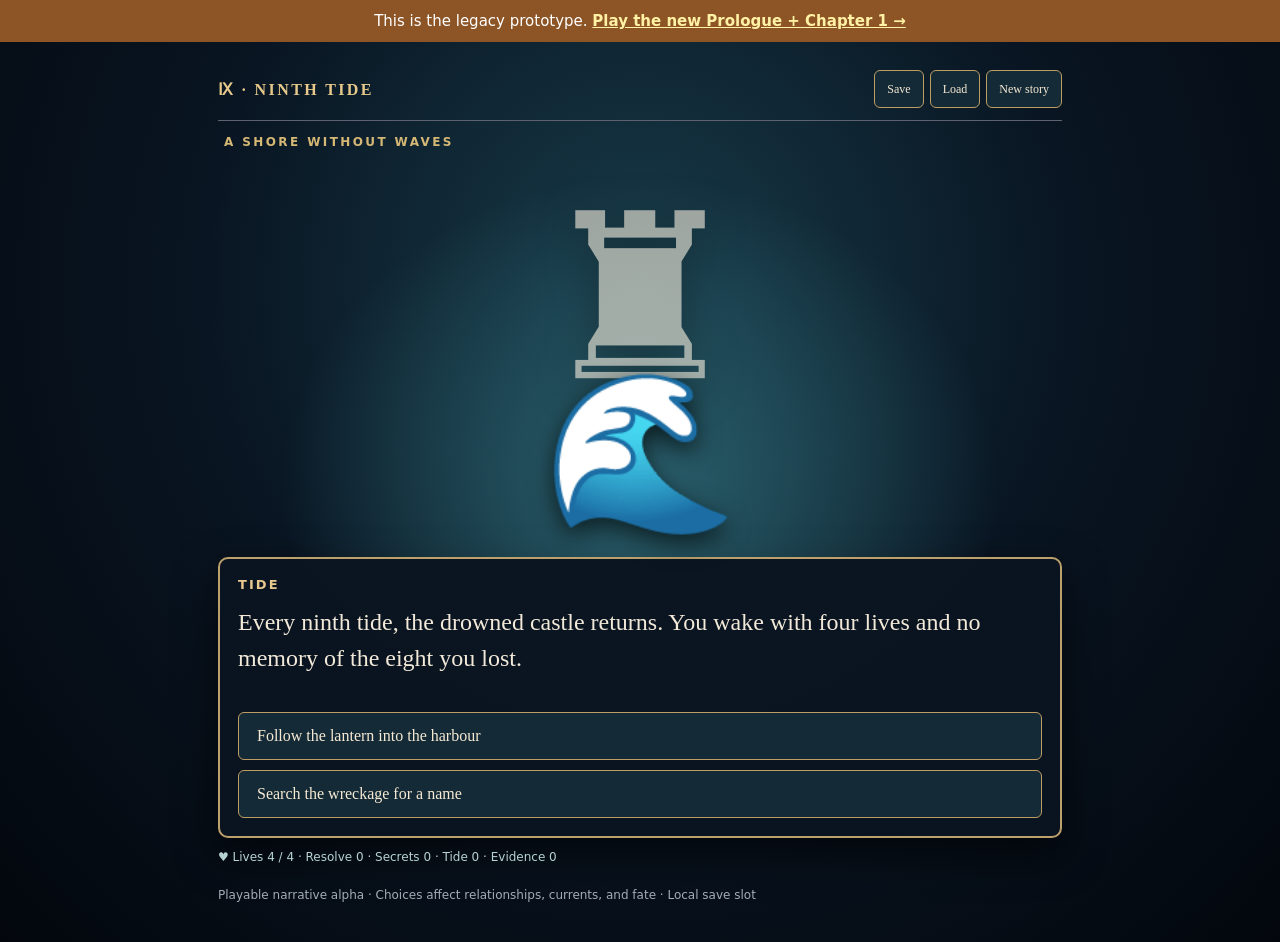
<file: index.html>
<!doctype html>
<html lang="en"><head><meta charset="utf-8"><meta name="viewport" content="width=device-width,initial-scale=1,viewport-fit=cover"><meta name="theme-color" content="#07111c"><link rel="manifest" href="./manifest.webmanifest"><link rel="icon" href="./assets/icon.svg" type="image/svg+xml"><title>Ninth Tide — Legacy Alpha</title>
<style>
:root{color-scheme:dark;font-family:Georgia,serif;background:#07111c;color:#f2e9d9}*{box-sizing:border-box}body{margin:0;min-height:100dvh;background:radial-gradient(ellipse at 50% 30%,#183b49 0,#091522 48%,#03070d 100%)}button{font:inherit;cursor:pointer;border:1px solid #bd9d62;color:#f6ead4;background:#142a36;border-radius:6px;padding:14px 18px;min-height:48px}button:hover,button:focus-visible{background:#294a54;outline:2px solid #d7bb7e;outline-offset:2px}.shell{max-width:1050px;margin:auto;min-height:100dvh;display:flex;flex-direction:column;padding:clamp(12px,3vw,28px)}header{display:flex;align-items:center;justify-content:space-between;gap:12px;border-bottom:1px solid #5e6270;padding-bottom:12px}header strong{letter-spacing:.15em;color:#e7c98b}.tools{display:flex;flex-wrap:wrap;gap:6px}.tools button{font-size:12px;padding:8px 12px;min-height:38px}.scene{position:relative;flex:1;min-height:350px;display:flex;align-items:flex-end;padding:20px 0 8px;isolation:isolate}.scene:before{content:'';position:absolute;inset:0;background:radial-gradient(ellipse at 50% 85%,#367b87aa,transparent 60%);z-index:-1}.castle{position:absolute;left:50%;top:10%;transform:translateX(-50%);font-size:clamp(110px,25vw,230px);filter:drop-shadow(0 10px 24px #0008);opacity:.62;user-select:none}.place{position:absolute;top:14px;left:6px;color:#d6b875;font:700 12px system-ui;letter-spacing:.2em}.portrait{font-size:clamp(85px,20vw,155px);margin:auto auto 5px;filter:drop-shadow(0 8px 12px #000a)}.panel{border:2px solid #bca16d;background:#0a1521ed;border-radius:10px;padding:18px;box-shadow:0 16px 40px #0009}.speaker{color:#e8c88e;font:700 13px system-ui;letter-spacing:.16em;text-transform:uppercase}.dialogue{font-size:clamp(18px,3.5vw,24px);line-height:1.5;min-height:90px;margin:12px 0 18px}.choices{display:grid;gap:10px}.choices button{text-align:left}.stats{font:12px system-ui;color:#b6d2d2;margin:12px 0;display:flex;gap:16px;flex-wrap:wrap}.foot{color:#a3adb5;font:12px system-ui;padding:12px 0}.hidden{display:none!important}.ending{color:#f4c875;font-size:clamp(28px,7vw,52px)}@media(min-width:800px){.shell{max-width:900px}.scene{min-height:420px}}@media(prefers-reduced-motion:reduce){*{animation:none!important;transition:none!important}}
</style></head><body><div style="padding:12px;background:#8d5425;color:white;font:15px system-ui;text-align:center">This is the legacy prototype. <a style="color:#fff2a4;font-weight:bold" href="./play.html">Play the new Prologue + Chapter 1 →</a></div><div class="shell"><header><strong>Ⅸ · NINTH TIDE</strong><div class="tools"><button id="save">Save</button><button id="load">Load</button><button id="restart">New story</button></div></header><main class="scene" id="theatre"><div class="place" id="place">THE SHORE</div><div class="castle" aria-hidden="true">♜</div><div class="portrait" id="portrait" aria-hidden="true">🌊</div></main><section class="panel" aria-live="polite"><div class="speaker" id="speaker">THE TIDE</div><p class="dialogue" id="dialogue"></p><div class="choices" id="choices"></div></section><div class="stats" id="stats"></div><footer class="foot">Playable narrative alpha · Choices affect relationships, currents, and fate · Local save slot</footer></div><script>
'use strict';
const KEY='ninth-tide-alpha-v1', characters={Mara:'🗡️',Elias:'📜',Vesper:'🎭',King:'👑',Tide:'🌊'};
const initial=()=>({node:'shore',lives:4,resolve:0,secrets:0,tide:0,bonds:{Mara:0,Elias:0,Vesper:0,King:0},visited:[],evidence:[],ending:null});
let state=initial();
const $=id=>document.getElementById(id);
const scenes={
shore:{place:'A SHORE WITHOUT WAVES',who:'Tide',line:'Every ninth tide, the drowned castle returns. You wake with four lives and no memory of the eight you lost.',choices:[['Follow the lantern into the harbour','harbour',{resolve:1}],['Search the wreckage for a name','wreck',{secrets:1}]]},
wreck:{place:'THE WRECK',who:'Tide',line:'Among the salt-bleached planks lies a silver key. Its teeth resemble the towers above the bay.',choices:[['Take the silver key','harbour',{evidence:'Silver key',secrets:1}],['Leave it to the sea','harbour',{tide:1}]]},
harbour:{place:'THE DROWNED HARBOUR',who:'Mara',line:'A swordswoman waits beside a boat with no reflection. “You promised you would remember me this time.”',choices:[['Trust Mara and board the boat','library',{bond:'Mara',resolve:1}],['Demand proof of her story','market',{secrets:1}],['Refuse her and follow the bells','theatre',{tide:1}]]},
market:{place:'THE MARKET OF NAMES',who:'Vesper',line:'The masked merchant offers to sell you the name you wore before the sea took it.',choices:[['Trade a memory for the name','theatre',{bond:'Vesper',secrets:1}],['Steal the ledger instead','library',{evidence:'Ledger of names',resolve:1}],['Walk away','library',{tide:1}]]},
theatre:{place:'THE THEATRE OF MASKS',who:'Vesper',line:'A stage is lit for an audience of empty chairs. Vesper whispers, “The ninth performance must end differently.”',choices:[['Accept Vesper’s mask','engine',{bond:'Vesper',tide:1}],['Unmask the actor','library',{secrets:1}],['Burn the script','engine',{resolve:1,lives:-1}]]},
library:{place:'THE LIBRARY BELOW',who:'Elias',line:'Elias shows you a book whose final chapter is written in your handwriting. “The King is not the first prisoner here.”',choices:[['Read the forbidden chapter','engine',{bond:'Elias',secrets:2}],['Ask Elias to join you','engine',{bond:'Elias',resolve:1}],['Tear out the last page','engine',{evidence:'Torn prophecy',tide:1}]]},
engine:{place:'THE HEART ENGINE',who:'Tide',line:'Beneath the castle, the tide is held inside a machine of bells and bone. A lever offers the power to stop its cycle.',choices:[['Break the engine','throne',{resolve:2,lives:-1}],['Learn who built it','throne',{secrets:2}],['Let the sea speak through you','throne',{tide:2}]]},
throne:{place:'THE THRONE OF SALT',who:'King',line:'The King rises. “You have arrived at the ninth tide. Decide who owns tomorrow.”',choices:[['Defy the King','judgment',{resolve:1}],['Expose the truth','judgment',{secrets:1}],['Embrace the tide','judgment',{tide:1}],['Offer the throne to an ally','judgment',{bond:'Mara'}]]},
judgment:{place:'THE FINAL TIDE',who:'Tide',line:'The castle shudders. Every oath, every secret, and every life you spent has brought you here.',choices:[['Let the ninth tide decide','finish',{}]]}
};
const endings=[
['The Crown of Salt','You inherit the throne and its terrible bargain.'],['The Shore Unbound','The sea recedes. For the first time, the castle remains empty.'],['Mara’s Oath','Mara takes your hand. The two of you leave the castle together.'],['Elias’s Testament','The truth survives in a book no tide can drown.'],['Vesper’s Masquerade','You vanish into the theatre, wearing a name that is finally yours.'],['The Drowned Sovereign','The tide chooses you as its eternal voice.'],['The Broken Ninth','The engine falls silent, but its last bell takes your final breath.'],['The Forgotten One','You walk away from the castle, leaving your name behind.'],['A Tenth Dawn','The cycle ends, and a dawn no prophecy foretold rises over the water.']
];
function endingIndex(){if(state.lives<=0)return 6;if(state.resolve>=4&&state.secrets>=3)return 8;if(state.bonds.Mara>=1&&state.resolve>=3)return 2;if(state.bonds.Elias>=1&&state.secrets>=4)return 3;if(state.bonds.Vesper>=1&&state.tide>=2)return 4;if(state.tide>=4)return 5;if(state.secrets>=4)return 1;if(state.resolve>=3)return 0;return 7;}
function apply(effect){if(effect.lives)state.lives=Math.max(0,state.lives+effect.lives);for(const k of ['resolve','secrets','tide'])if(effect[k])state[k]+=effect[k];if(effect.bond)state.bonds[effect.bond]++;if(effect.evidence&&!state.evidence.includes(effect.evidence))state.evidence.push(effect.evidence);}
function go(next,effect={}){apply(effect);if(next==='finish'||state.lives<=0){state.ending=endingIndex();state.node='ending';}else{state.node=next;state.visited.push(next);}render();}
function render(){const ending=state.node==='ending',scene=scenes[state.node];$('place').textContent=ending?'THE END':scene.place;$('speaker').textContent=ending?'ONE OF NINE FATES':scene.who;$('portrait').textContent=ending?'Ⅸ':characters[scene.who]||'🌊';$('dialogue').textContent=ending?endings[state.ending][0]+'. '+endings[state.ending][1]:scene.line;$('dialogue').classList.toggle('ending',ending);$('choices').replaceChildren();const options=ending?[['Begin another life',()=>{state=initial();render();}]]:scene.choices.map(([label,next,effect])=>[label,()=>go(next,effect)]);for(const [label,action]of options){const b=document.createElement('button');b.textContent=label;b.addEventListener('click',action);$('choices').append(b);}$('stats').textContent='♥ Lives '+state.lives+' / 4   ·   Resolve '+state.resolve+'   ·   Secrets '+state.secrets+'   ·   Tide '+state.tide+'   ·   Evidence '+state.evidence.length;}
$('save').addEventListener('click',()=>{try{localStorage.setItem(KEY,JSON.stringify(state));alert('Story saved on this device.')}catch{alert('Saving is unavailable in this browser.')}});
$('load').addEventListener('click',()=>{try{const saved=JSON.parse(localStorage.getItem(KEY));if(!saved||typeof saved.node!=='string'||(saved.node!=='ending'&&!scenes[saved.node])||!saved.bonds)throw Error('Invalid save');state=saved;render();}catch{alert('No valid saved story found.')}});
$('restart').addEventListener('click',()=>{if(confirm('Start a new story? Unsaved progress will be lost.')){state=initial();render();}});
if('serviceWorker'in navigator&&location.protocol.startsWith('http'))navigator.serviceWorker.register('./service-worker.js').catch(()=>{});
render();
</script></body></html>
</file>
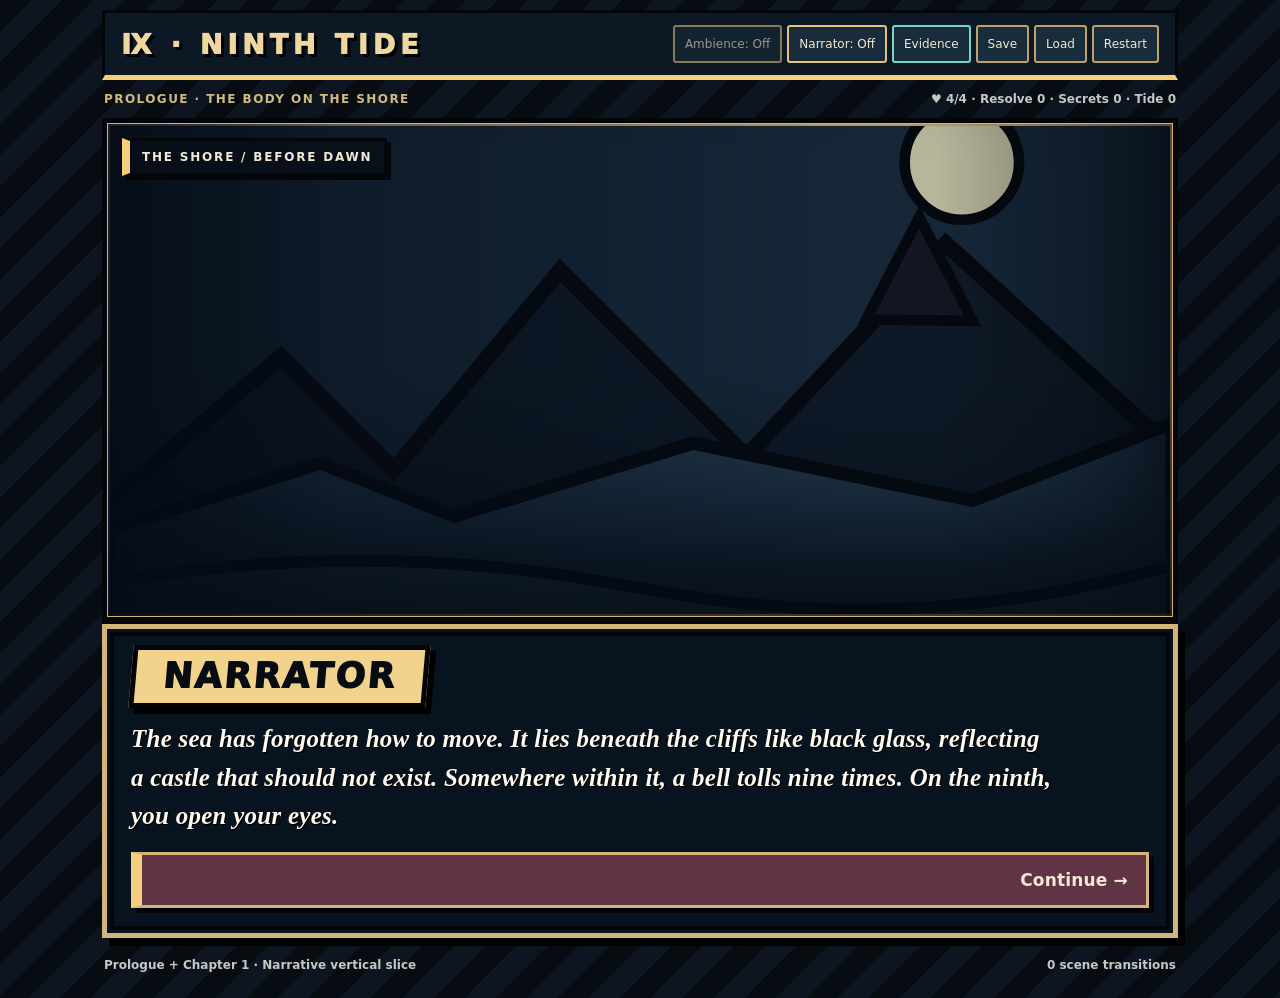
<file: play.html>
<!doctype html><html lang="en"><head><meta charset="utf-8"><meta name="viewport" content="width=device-width,initial-scale=1,viewport-fit=cover"><meta name="theme-color" content="#07111c"><link rel="manifest" href="./manifest.webmanifest"><link rel="icon" href="./assets/icon.svg"><title>Ninth Tide — Prologue + Chapter One</title><style>
:root{color-scheme:dark;font-family:Georgia,serif;color:#f3e8d4;background:#060b12}*{box-sizing:border-box}body{margin:0;background:#060b12}button{font:inherit;cursor:pointer;color:#f3e8d4;background:#182c3b;border:2px solid #bfa06b;padding:12px 15px;min-height:48px;border-radius:3px}button:hover,button:focus-visible{background:#315066;outline:3px solid #f1d8a1;outline-offset:2px}.app{max-width:1000px;margin:auto;min-height:100dvh;display:flex;flex-direction:column;padding:12px 14px calc(14px + env(safe-area-inset-bottom))}header{display:flex;align-items:center;justify-content:space-between;gap:8px;flex-wrap:wrap;border-bottom:2px solid #ae8c58;padding:6px 0 10px}header strong{letter-spacing:.18em;font:700 17px system-ui;color:#f0d7a0}.tools{display:flex;gap:5px;flex-wrap:wrap}.tools button{font:12px system-ui;padding:7px 10px;min-height:38px}.stage{position:relative;min-height:290px;flex:1;overflow:hidden;border:3px solid #070a0d;background:radial-gradient(ellipse at 55% 65%,#38717b 0,#18394b 35%,#0a182a 65%,#030811 100%)}.stage.harbour{background:linear-gradient(170deg,#17233c,#2b5667 58%,#06121d 59%,#081320)}.stage.office{background:linear-gradient(150deg,#312d32,#152b37 55%,#0b151e)}.stage.gate{background:linear-gradient(170deg,#1b2442,#3a3c50 48%,#111420 50%,#090b10)}.architecture{position:absolute;bottom:3%;left:0;right:0;text-align:center;font-size:clamp(95px,24vw,220px);opacity:.27;filter:drop-shadow(4px 4px #000)}.place{position:absolute;top:14px;left:14px;background:#080f18d9;border-left:5px solid #dfbd80;padding:9px 12px;letter-spacing:.15em;font:700 11px system-ui}.figure{position:absolute;bottom:-22px;left:50%;transform:translateX(-50%);width:min(65%,290px);height:70%;background:#08131d;border:8px solid #020509;border-radius:46% 46% 12% 12%;box-shadow:inset -18px 12px #254758,10px 6px #050609;display:flex;justify-content:center;align-items:center;font-size:clamp(60px,12vw,105px);filter:drop-shadow(6px 4px 0 #000)}.figure:before{content:'';position:absolute;top:16%;left:23%;right:23%;height:34%;border-radius:45%;border:5px solid #020509;background:#cfad86;z-index:-1}.figure.hidden{display:none}.speaker{position:relative;display:inline-block;margin-top:-14px;background:#b99a62;border:3px solid #070b10;padding:7px 22px;color:#08101a;font:900 15px system-ui;text-transform:uppercase;letter-spacing:.09em;transform:skew(-7deg)}.panel{position:relative;background:#0b1624;border:3px solid #d4b780;box-shadow:6px 6px 0 #030507;padding:16px 17px 18px}.dialogue{font-size:clamp(17px,2.7vw,23px);line-height:1.55;min-height:82px;margin:12px 0 16px}.actions{display:grid;gap:9px}.actions button{text-align:left;background:#162c3a}.actions button.primary{text-align:center;background:#5a3441}.hud{display:flex;justify-content:space-between;gap:10px;flex-wrap:wrap;padding:12px 2px;font:12px system-ui;color:#c6c8c5}.drawer{position:fixed;inset:0;background:#020509dc;display:flex;justify-content:center;align-items:center;padding:16px;z-index:10}.drawer.hidden{display:none}.modal{max-width:620px;width:100%;max-height:85dvh;overflow:auto;background:#101e2b;border:3px solid #d4b780;padding:18px}.modal h2{margin-top:0}.evidence{padding:10px;border-bottom:1px solid #53616a}.evidence strong{color:#e6c58c}.modal button{margin:8px 5px 0 0}.note{color:#b7c6cb;font:13px system-ui}.chapter{font:700 12px system-ui;letter-spacing:.12em;color:#d2b980}.hidden{display:none!important}@media(min-width:800px){.stage{min-height:420px}}@media(prefers-reduced-motion:reduce){*{animation:none!important;transition:none!important}}
/* Sharp theatrical visual-novel skin */
:root{--ink:#050609;--paper:#f9edd4;--gold:#f4ce78;--scarlet:#b82e42}
body{background:repeating-linear-gradient(135deg,#070b12,#070b12 22px,#0c1520 22px,#0c1520 44px)}
.app{max-width:1100px;padding:10px 12px calc(14px + env(safe-area-inset-bottom))}
header{background:#0c1824;border:3px solid #050609;border-bottom:5px solid var(--gold);padding:12px 16px}
header strong{font-size:clamp(18px,3vw,27px);font-weight:950;text-shadow:3px 3px #000}
.stage{border:6px solid #050609;outline:3px solid #d2b172;outline-offset:-8px;box-shadow:inset 0 -70px 90px #03060aa9;min-height:300px}
.stage:after{content:'';position:absolute;bottom:0;left:0;right:0;height:20%;background:linear-gradient(transparent,#040910b0);pointer-events:none}
.architecture{position:absolute;inset:auto 0 0;width:100%;height:100%;opacity:.66;filter:drop-shadow(10px 9px #050609)}
.figure{position:absolute;bottom:-6px;left:50%;transform:translateX(-50%);width:auto;height:min(94%,470px);max-width:85%;border:0;border-radius:0;background:none;box-shadow:none;object-fit:contain;object-position:bottom;filter:drop-shadow(9px 6px 0 #030507);z-index:1}
.figure:before{display:none}
.place{z-index:2;border:3px solid #050609;border-left:8px solid var(--gold);box-shadow:4px 4px #050609;font-size:12px}
.panel{background:#0a1521;border:5px solid #030507;outline:3px solid var(--gold);outline-offset:-10px;box-shadow:8px 8px 0 #000;padding:24px 22px 22px;margin-top:2px}
.speaker{font-size:clamp(19px,3.5vw,29px);padding:8px 27px;letter-spacing:.04em;background:var(--gold);border:5px solid #050609;box-shadow:5px 5px #030507}
.dialogue{font-family:system-ui,-apple-system,Segoe UI,sans-serif;font-weight:550;font-size:clamp(18px,2.5vw,23px);line-height:1.6;color:#fff5e5;text-shadow:1px 1px #000;min-height:105px}
.actions{gap:11px}
.actions button{font-family:system-ui,sans-serif;font-size:clamp(14px,2vw,17px);font-weight:750;letter-spacing:.01em;background:#172e40;border:3px solid #030507;border-left:9px solid #d7ad65;box-shadow:inset 0 0 0 2px #6d8c98,4px 4px #000;border-radius:0;padding:15px 18px}
.actions button:hover,.actions button:focus-visible{background:#365c70;transform:translateX(2px)}
.actions button.primary{background:#743341;border-left-color:#f1cb7a;text-align:right}
.actions button.evidence-choice{background:#243e42;border-left-color:#6fd4c3}
.actions button.inspect-choice{background:#243c50;border-left-color:#9dc6ed}
.modal{border:5px solid #030507;outline:3px solid var(--gold);background:#0b1c2c;box-shadow:9px 9px #000}
.modal h2{font:900 27px system-ui;color:var(--gold)}
.evidence{background:#142d39;border-left:7px solid #62c7b7;margin:9px 0;padding:14px}
.hud{font-weight:700}
@media(max-width:480px){.panel{padding:21px 14px 15px}.speaker{padding:7px 17px}.stage{min-height:290px}.figure{height:90%}.dialogue{min-height:90px}}
/* Full-height theatrical character staging */
.app{min-height:100dvh}
.stage{min-height:clamp(390px,54dvh,690px);flex:1 0 auto;isolation:isolate}
.figure{height:115%;max-height:none;max-width:none;width:auto;left:50%;bottom:-11%;object-fit:contain;object-position:bottom;z-index:2;filter:drop-shadow(10px 6px 0 #020406)}
.stage[data-mood="intense"] .figure{height:124%;bottom:-15%;left:52%}
.stage[data-mood="tense"] .figure{height:118%;left:48%}
.stage:after{z-index:3}
.place{z-index:4}
.panel{z-index:5;border:6px solid #020305;outline:3px solid #f3c971;outline-offset:-12px;background:#07101b;box-shadow:0 -7px 0 #020305,8px 9px 0 #000;padding:30px 24px 25px}
.speaker{z-index:6;font-size:clamp(24px,4vw,36px);line-height:1.05;background:#f2ca75;color:#05070b;border:5px solid #030405;box-shadow:6px 6px 0 #000;text-shadow:none;transform:skew(-5deg)}
.dialogue{font-size:clamp(19px,2.5vw,25px);font-weight:650;line-height:1.55;letter-spacing:.01em;color:#fff7e9;max-width:74ch}
.actions button{border:4px solid #030406;border-left:12px solid #e6ba69;box-shadow:inset 0 0 0 2px #7a97a8,5px 5px 0 #000;background:#173248}
.actions button.evidence-choice{border-left-color:#70e0c6;background:#123e3d}
.actions button.inspect-choice{border-left-color:#9ed6ff;background:#16384c}
.actions button.primary{border-left-color:#ffe09b;background:#7a3044}
#journal{border-color:#76d6c5}
#audio{border-color:#d9bd76;min-width:92px}
@media(max-width:600px){.stage{min-height:clamp(350px,49dvh,530px)}.figure{height:115%;bottom:-12%}.stage[data-mood="intense"] .figure{height:121%;bottom:-15%}.panel{padding:24px 15px 19px}.speaker{font-size:clamp(22px,6vw,30px)}.dialogue{font-size:19px;min-height:75px}.actions button{font-size:15px;padding:13px 12px}}
@media(max-height:650px) and (min-width:650px){.stage{min-height:320px}.figure{height:112%}}
/* Phone stability and character focus */
html,body{width:100%;max-width:100%;overflow-x:hidden}
.app{width:100%;min-width:0}
header{min-width:0}
.tools{min-width:0;justify-content:flex-end}
.stage{flex:0 0 auto;height:clamp(360px,52dvh,660px);min-height:0;max-width:100%;background-clip:padding-box}
.stage:before{content:'';position:absolute;inset:0;background:radial-gradient(ellipse 45% 65% at 50% 52%,transparent 5%,#03060b77 100%);z-index:1;pointer-events:none}
.figure{z-index:2;height:115%;bottom:-11%;max-width:100%;object-fit:contain}
.panel{min-width:0;margin-bottom:8px}
.speaker{max-width:calc(100% - 18px);overflow-wrap:anywhere}
.dialogue{overflow-wrap:break-word}
.actions{min-width:0}
.actions button{width:100%;max-width:100%;overflow-wrap:anywhere;white-space:normal}
.hud{min-width:0}
@media(max-width:480px){
.app{padding:6px 7px calc(10px + env(safe-area-inset-bottom))}
header{padding:8px 9px;gap:8px}
header strong{font-size:17px;letter-spacing:.08em}
.tools{gap:4px}
.tools button{font-size:11px;min-height:38px;padding:7px 8px}
.stage{height:clamp(330px,46dvh,490px);min-height:0}
.figure{height:114%;bottom:-11%;max-width:100%}
.stage[data-mood="intense"] .figure{height:120%;bottom:-14%}
.stage[data-mood="tense"] .figure{height:117%}
.place{font-size:10px;max-width:75%;letter-spacing:.08em}
.panel{padding:24px 12px 17px}
.dialogue{font-size:18px;line-height:1.5}
.actions button{min-height:48px}
.hud{font-size:11px;gap:5px}
}
@media(max-width:380px){.stage{height:clamp(300px,43dvh,420px)}header strong{width:100%}.tools{width:100%;justify-content:space-between}.tools button{flex:1;padding:7px 3px}}
/* Distinct illustrated locations; full-stage sprite framing */
.stage,.stage.shore{background:#203a4d url('./assets/backgrounds/shore.svg?v=8') center center/cover no-repeat!important}
.stage.harbour{background:#2d5162 url('./assets/backgrounds/harbour.svg?v=8') center center/cover no-repeat!important}
.stage.office{background:#555f64 url('./assets/backgrounds/office.svg?v=8') center center/cover no-repeat!important}
.stage.gate{background:#283a50 url('./assets/backgrounds/gate.svg?v=8') center center/cover no-repeat!important}
.stage:before{background:linear-gradient(90deg,#03070d99,transparent 22%,transparent 78%,#03070d88)!important}
.stage:after{background:linear-gradient(transparent 25%,#060c17b8)!important;height:24%}
.figure{height:126%!important;bottom:-18%!important;max-width:100%!important;filter:drop-shadow(7px 3px 0 #050608)!important}
.stage[data-mood="intense"] .figure{height:135%!important;bottom:-22%!important}
.stage[data-mood="tense"] .figure{height:130%!important;bottom:-20%!important}
.stage[data-narrator="true"]:after{background:linear-gradient(90deg,#050b17c4,transparent 65%),linear-gradient(transparent,#050b17bb)!important;height:100%}
.stage[data-narrator="true"] .figure{height:114%!important;bottom:-16%!important;left:73%!important;opacity:.7;filter:drop-shadow(10px 0 0 #05070c) saturate(.35)!important}
.panel[data-narrator="true"]{border-color:#d3b37d;background:#121d2c}
.panel[data-narrator="true"] .speaker{background:#ece2cd;color:#131b26;letter-spacing:.17em}
.panel[data-narrator="true"] .dialogue{font-family:Georgia,serif;font-style:italic;font-weight:600;font-size:clamp(20px,2.8vw,27px);line-height:1.55}
@media(max-width:600px){.figure{height:123%!important;bottom:-18%!important}.stage[data-mood="intense"] .figure{height:132%!important;bottom:-23%!important}.stage[data-narrator="true"] .figure{left:78%!important;height:108%!important;bottom:-14%!important}.stage{height:clamp(330px,48dvh,520px)!important}}
/* Release 9: cinematic character framing, portrait-free narrator and sharper controls */
.stage{height:clamp(380px,56dvh,700px)!important}
.figure{height:144%!important;bottom:-30%!important;max-width:none!important;min-width:0;filter:drop-shadow(11px 2px 0 #050608) drop-shadow(-6px 0 0 #050608)!important}
.stage[data-mood="tense"] .figure{height:151%!important;bottom:-34%!important}
.stage[data-mood="intense"] .figure{height:158%!important;bottom:-38%!important}
.stage[data-narrator="true"] .figure,.figure.hidden{display:none!important}
.stage[data-narrator="true"]:after{height:100%!important;background:linear-gradient(90deg,#050c18b0,#06101b25 70%),linear-gradient(transparent 50%,#050b17b0)!important}
.panel{border:5px solid #d3b47a!important;outline:4px solid #030507!important;outline-offset:-12px!important;background:#07131f!important;box-shadow:0 -5px 0 #05070a,7px 8px 0 #000!important}
.speaker{font:950 clamp(24px,4vw,35px)/1.05 system-ui!important;letter-spacing:.065em!important;border:5px solid #030507!important;background:#f2d38e!important;color:#070b12!important}
.dialogue{color:#fff9ee!important;font-size:clamp(19px,2.6vw,25px)!important;line-height:1.55!important}
.actions button{border:3px solid #d3b47a!important;border-left:11px solid #f3ce7c!important;background:#142c40!important;box-shadow:5px 5px 0 #030506!important;min-height:53px}
.actions button.evidence-choice{border-left-color:#74e0cb!important}
.actions button.inspect-choice{border-left-color:#a2d8ff!important}
.actions button.primary{background:#603444!important}
#voice{border-color:#e5c17c}#audio:disabled{opacity:.6;cursor:not-allowed}
@media(max-width:600px){.stage{height:clamp(340px,49dvh,550px)!important}.figure{height:145%!important;bottom:-33%!important}.stage[data-mood="tense"] .figure{height:150%!important;bottom:-36%!important}.stage[data-mood="intense"] .figure{height:155%!important;bottom:-39%!important}.panel{padding:23px 14px 19px!important}.dialogue{font-size:19px!important}}
</style></head><body><div class="app"><header><strong>Ⅸ · NINTH TIDE</strong><div class="tools"><button id="audio" aria-pressed="false" disabled title="Ambient sound has been removed">Ambience: Off</button><button id="voice" aria-pressed="false" title="Toggle spoken narration">Narrator: Off</button><button id="journal">Evidence</button><button id="save">Save</button><button id="load">Load</button><button id="reset">Restart</button></div></header><div class="hud"><span id="chapter" class="chapter"></span><span id="stats"></span></div><main class="stage" id="stage" aria-label="Story scene"><svg class="architecture hidden" aria-hidden="true" viewBox="0 0 800 430" preserveAspectRatio="xMidYMax meet"><path d="M75 430V290H125V235H154V290H190V176H224V132H244V176H280V250H324V103H344V65H365V103H398V200H431V120H457V76H479V120H506V248H560V184H592V149H614V184H645V285H680V228H706V285H748V430Z" fill="#101c2b" stroke="#020408" stroke-width="14"/><path d="M354 430V338Q360 292 400 292Q441 292 446 338V430" fill="#03070e" stroke="#020408" stroke-width="10"/><path d="M105 319h27v46h-27zm105-102h28v46h-28zm133-62h29v54h-29zm108 14h30v49h-30zm136 61h27v48h-27z" fill="#b7c7c2" stroke="#030507" stroke-width="8"/><path d="M0 405Q180 388 350 411T800 402" stroke="#58a1ad" stroke-width="13" fill="none"/></svg><div class="place" id="place"></div><img class="figure" id="figure" alt="" ></main><section class="panel"><div class="speaker" id="speaker"></div><p class="dialogue" id="dialogue" aria-live="polite"></p><div class="actions" id="actions"></div></section><div class="hud"><span>Prologue + Chapter 1 · Narrative vertical slice</span><span id="progress"></span></div></div><div class="drawer hidden" id="drawer" role="dialog" aria-modal="true" aria-labelledby="drawerTitle"><div class="modal"><h2 id="drawerTitle">Evidence Journal</h2><div id="drawerBody"></div><button id="closeDrawer">Close</button></div></div><script type="module" src="./game/app.mjs?v=10"></script></body></html>
</file>
